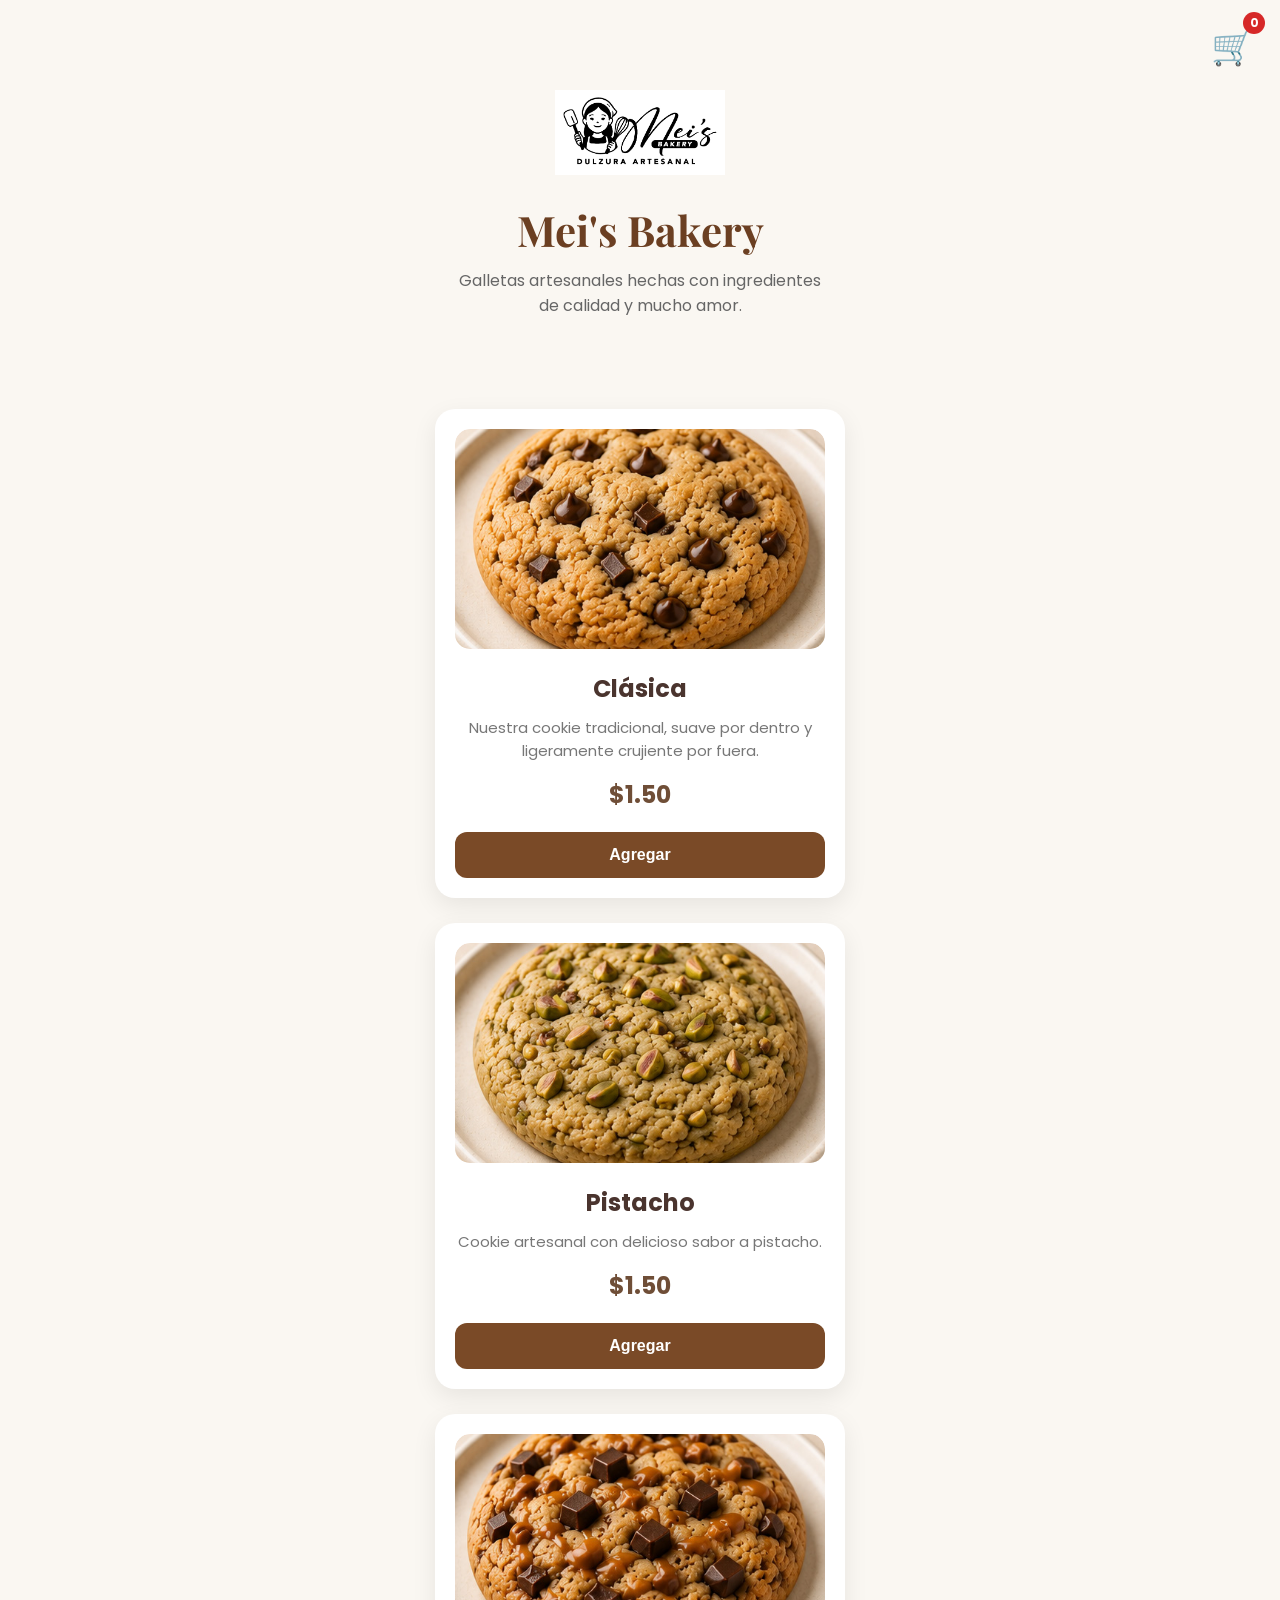
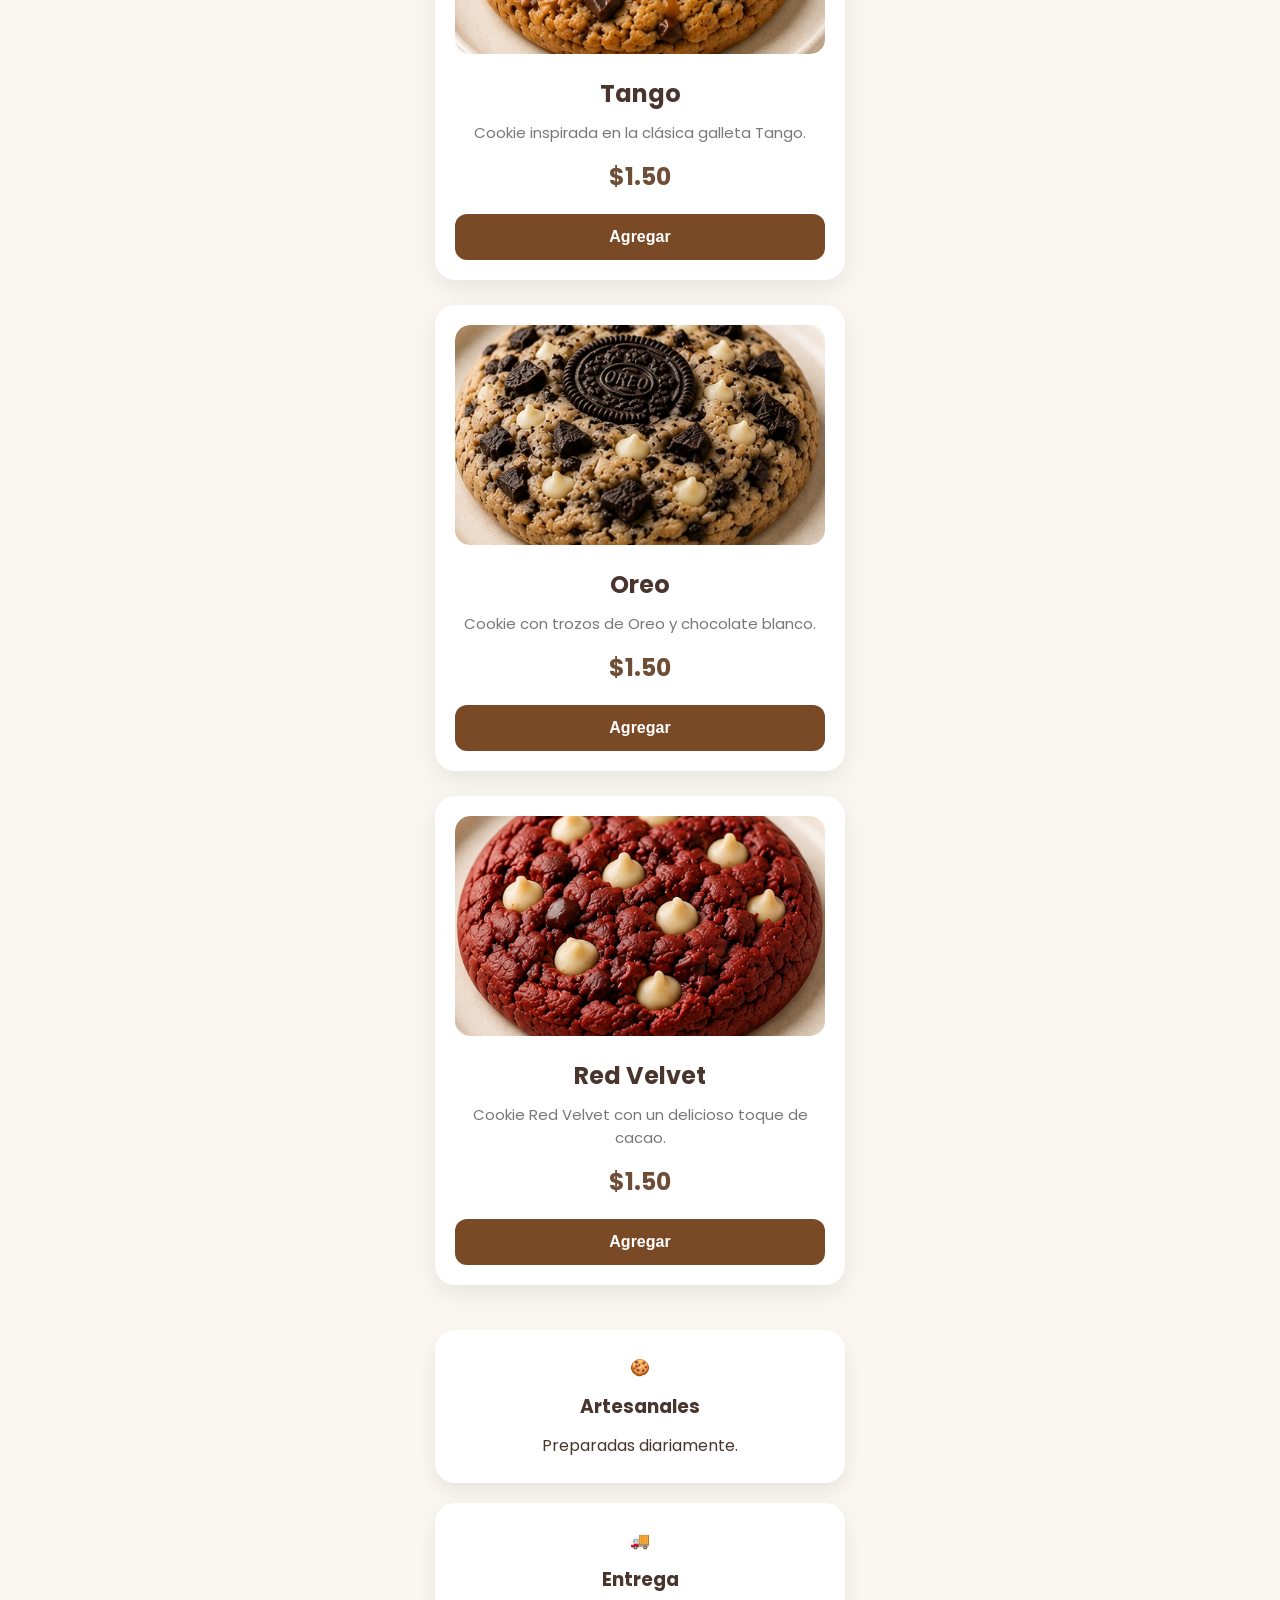
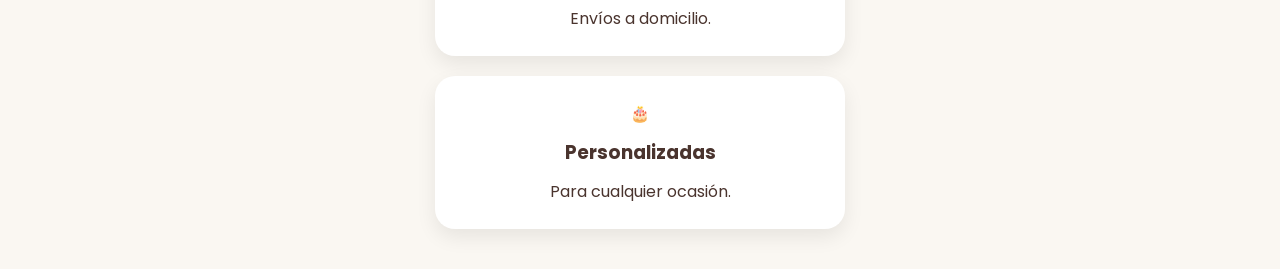
<file: index.html>
<!DOCTYPE html>
<html lang="es">
<head>
    <meta charset="UTF-8">
    <meta name="viewport" content="width=device-width, initial-scale=1.0">

    <title>Mei's Bakery</title>

    <link rel="stylesheet" href="css/styles.css">

    <link href="https://fonts.googleapis.com/css2?family=Poppins:wght@300;400;600;700&family=Playfair+Display:wght@700&display=swap" rel="stylesheet">
</head>

<body>

<header class="header">

    <div class="carrito">
        🛒
        <span id="contador">0</span>
    </div>

</header>

<div id="panelCarrito" class="panelCarrito">

    <div class="panelHeader">

        <h2>🛒 Mi Pedido</h2>

        <button id="cerrarCarrito">✕</button>

    </div>

    <div id="listaCarrito"></div>

    <div class="panelFooter">

        <h3>Total:
            <span id="total">$0.00</span>
        </h3>

        <button id="btnFinalizar">
        Finalizar pedido
        </button>

    </div>

<div id="formularioCliente" class="formulario oculto">

    <input
        type="text"
        id="nombreCliente"
        placeholder="Nombre">

    <input
        type="text"
        id="telefonoCliente"
        placeholder="Teléfono">

    <input
        type="text"
        id="direccionCliente"
        placeholder="Dirección">

    <button id="enviarWhatsapp">
        Enviar por WhatsApp
    </button>

</div>

</div>

<div class="container">

 <section class="hero">

    <img src="assets/logo.png" class="logoHero">

    <h1>Mei's Bakery</h1>

    <p>
        Galletas artesanales hechas con ingredientes de calidad y mucho amor.
    </p>

</section>

    <section id="catalogo" class="catalogo"></section>

    <section class="beneficios">

        <div class="card">
            🍪
            <h3>Artesanales</h3>
            <p>Preparadas diariamente.</p>
        </div>

        <div class="card">
            🚚
            <h3>Entrega</h3>
            <p>Envíos a domicilio.</p>
        </div>

        <div class="card">
            🎂
            <h3>Personalizadas</h3>
            <p>Para cualquier ocasión.</p>
        </div>

    </section>

</div>

<script src="js/productos.js"></script>
<script src="js/carrito.js"></script>
<script src="js/app.js"></script>

<div id="toast" class="toast">
    Producto agregado al carrito
</div>

</body>
</html>
</file>
<file: css/styles.css>
*{
    margin:0;
    padding:0;
    box-sizing:border-box;
}

body{

    background:#faf7f2;
    
    font-family:'Poppins',sans-serif;

    color:#4A342E;

}

.container{

    width:90%;
    max-width:450px;

    margin:auto;

    text-align:center;

    padding:40px 20px;

}

.logo{

    width:220px;

    margin-bottom:25px;

}

h1{

    font-family:"Playfair Display",serif;

    font-size:42px;

}

.subtitulo{

    margin-top:10px;

    font-size:18px;

    margin-bottom:30px;

}

button{

    width:100%;

    padding:18px;

    background:#6F4E37;

    color:white;

    border:none;

    border-radius:50px;

    font-size:18px;

    cursor:pointer;

    transition:.3s;

}

button:hover{

    transform:scale(1.03);

}

.beneficios{

    margin-top:45px;

    display:grid;

    gap:20px;

}

.card{

    background:white;

    padding:25px;

    border-radius:20px;

    box-shadow:0 8px 20px rgba(0,0,0,.08);

}

.card h3{

    margin:12px 0;

}
.catalogo{
    margin-top:40px;
    display:grid;
    gap:25px;
}

.producto{

    background:#fff;

    border-radius:20px;

    overflow:hidden;

    box-shadow:0 8px 25px rgba(0,0,0,.08);

    transition:.3s;

    padding:20px;

}

.producto:hover{

    transform:translateY(-8px);

    box-shadow:0 15px 30px rgba(0,0,0,.15);

}

.imagenProducto{
    width:100%;
    margin-bottom:15px;
}

.imagenProducto img{
    width:100%;
    height:220px;
    object-fit:cover;
    border-radius:15px;
}

.producto h2{
    margin-bottom:10px;
}

.producto p{
    font-size:15px;
    color:#777;
    margin-bottom:15px;
}

.producto h3{
    color:#6F4E37;
    margin-bottom:20px;
}

.agregarBtn{

    width:100%;
    padding:14px;
    border:none;
    border-radius:12px;
    background:#7A4A27;
    color:white;
    font-size:16px;
    font-weight:bold;
    cursor:pointer;
    transition:.3s;

}

.agregarBtn:hover{

    background:#5A341C;
    transform:translateY(-2px);

}

.agregarBtn:hover{

    background:#6F4E37;

}

.header{
    position:fixed;
    top:20px;
    right:25px;
    z-index:1000;
}

.carrito{
    position:relative;
    font-size:35px;
    cursor:pointer;
}

#contador{
    position:absolute;
    top:-8px;
    right:-10px;
    background:#d62828;
    color:#fff;
    width:22px;
    height:22px;
    border-radius:50%;
    display:flex;
    justify-content:center;
    align-items:center;
    font-size:12px;
    font-weight:bold;
}
.panelCarrito{

    position:fixed;

    top:0;

    right:-400px;

    width:350px;

    height:100vh;

    background:white;

    box-shadow:-5px 0 20px rgba(0,0,0,.2);

    transition:.4s;

    display:flex;

    flex-direction:column;

    z-index:999;

}

.panelCarrito.abierto{

    right:0;

}

.panelHeader{

    display:flex;

    justify-content:space-between;

    align-items:center;

    padding:20px;

    border-bottom:1px solid #ddd;

}

.panelFooter{

    margin-top:auto;

    padding:20px;

    border-top:1px solid #ddd;

}

#listaCarrito{

    padding:20px;

    overflow:auto;

}
.itemCarrito{
    display:flex;
    justify-content:space-between;
    align-items:center;
    padding:12px 0;
    border-bottom:1px solid #eee;
}

.itemCarrito span{
    color:#4A342E;
}

.itemCarrito strong{
    color:#6F4E37;
}

.controlesCantidad{

    display:flex;

    align-items:center;

    gap:12px;

    margin-top:10px;

}

.controlesCantidad button{

    width:32px;

    height:32px;

    border:none;

    border-radius:8px;

    background:#6F4E37;

    color:white;

    cursor:pointer;

    font-size:18px;

}

.controlesCantidad span{

    font-weight:bold;

    width:20px;

    text-align:center;

}
/* HERO */

.hero{
    text-align:center;
    padding:40px 20px;
}

.logo{
    width:170px;
    margin-bottom:20px;
}

.hero h1{
    font-size:2.6rem;
    color:#5A3825;
    margin-bottom:10px;
}

.subtitulo{
    max-width:500px;
    margin:0 auto 30px;
    color:#666;
    line-height:1.6;
    font-size:1.05rem;
}

#catalogoBtn{

    background:#6F4E37;
    color:white;
    border:none;
    padding:15px 35px;
    border-radius:50px;
    font-size:18px;
    cursor:pointer;
    transition:.3s;

}

#catalogoBtn:hover{

    transform:translateY(-3px);

    background:#5A3825;

}
/* TOAST */

.toast{

    position:fixed;

    bottom:30px;

    left:50%;

    transform:translateX(-50%) translateY(100px);

    background:#6F4E37;

    color:white;

    padding:15px 30px;

    border-radius:30px;

    box-shadow:0 10px 20px rgba(0,0,0,.25);

    opacity:0;

    transition:.4s;

    z-index:9999;

    font-weight:bold;

}

.toast.mostrar{

    opacity:1;

    transform:translateX(-50%) translateY(0);

}

.formulario{

    display:flex;
    flex-direction:column;
    gap:10px;
    margin-top:20px;

}

.formulario input{

    padding:12px;
    border-radius:10px;
    border:1px solid #ddd;
    font-size:15px;

}

.oculto{

    display:none;

}

#enviarWhatsapp{

    background:#25D366;
    color:white;
    border:none;
    padding:14px;
    border-radius:10px;
    cursor:pointer;
    font-weight:bold;

}

#enviarWhatsapp:hover{

    background:#1ebe5d;

}
.precio{
    color:#8B4513;
    font-size:24px;
    font-weight:bold;
    margin:15px 0;
}
.imagenProducto{

    overflow:hidden;
    border-radius:15px;

}

.imagenProducto img{

    width:100%;
    transition:.4s;

}

.producto:hover img{

    transform:scale(1.08);

}

/* ===========================
   RESPONSIVE
=========================== */

@media (max-width:768px){

    .header{

        padding:15px;

    }

    .logoHeader img{

        width:90px;

    }

    .hero{

        padding:30px 20px;

    }

    .hero h1{

        font-size:2rem;

    }

    .hero p{

        font-size:15px;

    }

    .catalogo{

        grid-template-columns:1fr;

        gap:20px;

        padding:20px;

    }

    .producto{

        width:100%;

    }

    .panelCarrito{

        width:100%;

    }

}

.logoHero{

    width:170px;

    margin-bottom:20px;

}

.hero{

    text-align:center;

    padding:50px 20px;

}

.hero h1{

    font-size:42px;

    color:#6b3f22;

    margin-bottom:10px;

}

.hero p{

    color:#666;

    max-width:600px;

    margin:auto;

    line-height:1.6;

}
</file>
